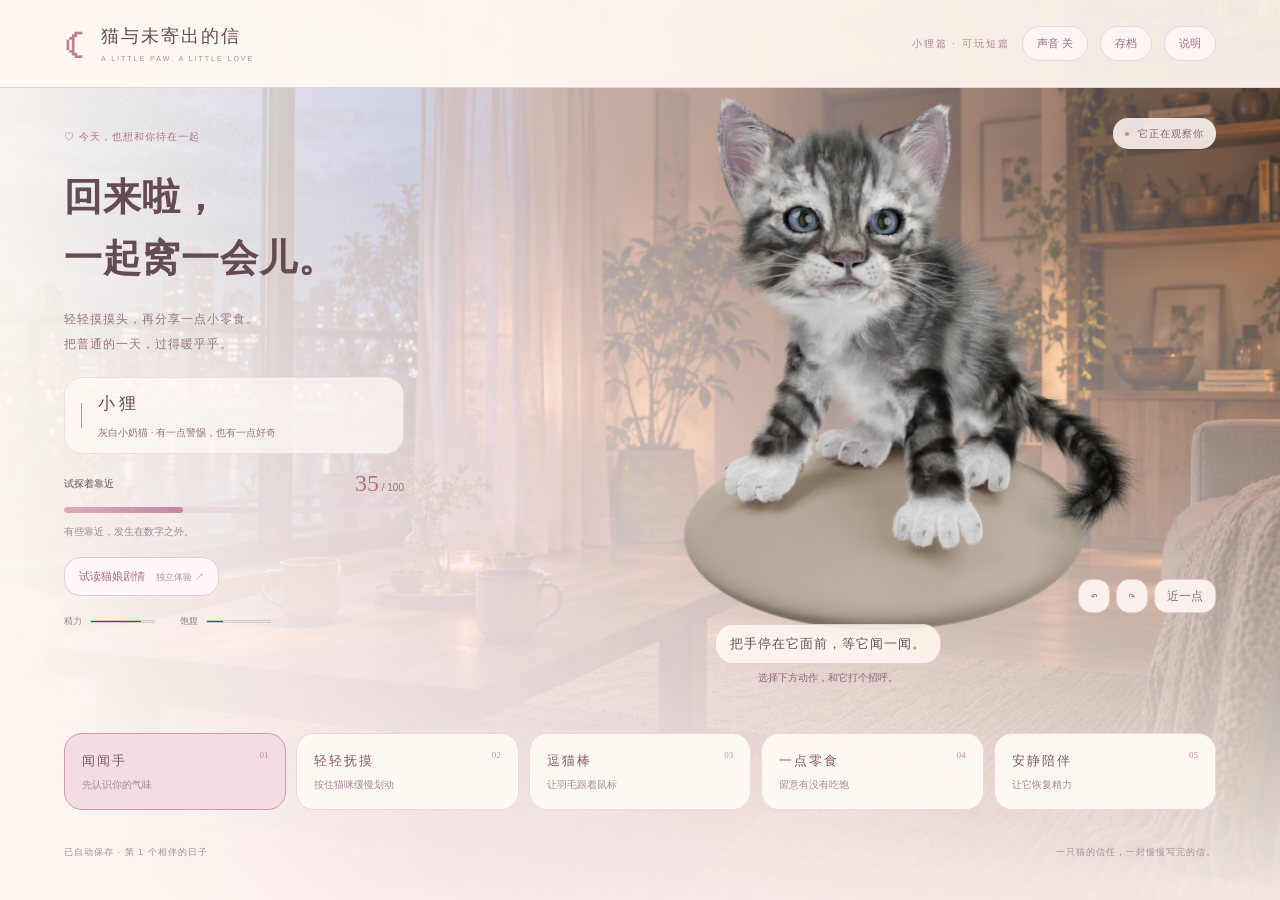
<file: index.html>
<!doctype html><html lang="zh-CN"><head><meta name="description" content="猫与未寄出的信：陪伴小猫、积累信任，解锁温暖的猫娘日常。"><meta charset="utf-8"><meta name="viewport" content="width=device-width,initial-scale=1"><title>猫与未寄出的信 · 小狸篇</title><link rel="stylesheet" href="style.css"></head><body>
<div class="room" aria-hidden="true"></div><div class="veil" aria-hidden="true"></div>
<header><a class="brand" href="#" id="home"><span class="moon">☾</span><span>猫与未寄出的信<small>A LITTLE PAW, A LITTLE LOVE</small></span></a><nav><span id="edition">小狸篇 · 可玩短篇</span><button id="sound" aria-pressed="false">声音 关</button><button id="saves">存档</button><button id="about">说明</button></nav></header>
<main id="petView">
 <section class="intro"><p class="eyebrow">♡  今天，也想和你待在一起</p><h1>回来啦，<br>一起窝一会儿。</h1><p class="lead">轻轻摸摸头，再分享一点小零食。<br>把普通的一天，过得暖乎乎。</p><div class="identity"><i></i><span><strong>小狸</strong><small>灰白小奶猫 · 有一点警惕，也有一点好奇</small></span></div><div class="bond"><span id="rank">试探着靠近</span><span><b id="score">35</b> <small>/ 100</small></span></div><div class="bond-bar"><i id="bondFill"></i></div><p id="bondNote">有些靠近，发生在数字之外。</p><button id="storyEntry" class="primary" hidden>听她说话 →</button><button id="preview" class="text-button">试读猫娘剧情 <span>独立体验 ↗</span></button><div class="needs"><label>精力 <meter id="energy" min="0" max="100"></meter></label><label>饱腹 <meter id="full" min="0" max="100"></meter></label></div></section>
 <section class="cat-space" aria-label="猫咪互动"><div id="world" tabindex="0" aria-label="猫咪互动场景；选择轻抚后在猫咪身上按住拖动，空格也可轻抚"><div id="loading">小狸正在走过来…<small>正在准备毛茸茸的见面</small></div></div><div class="cat-state"><span class="live-dot"></span><span id="mood">它正在观察你</span></div><div class="view-controls"><button id="rotateLeft" aria-label="向左转动视角">↶</button><button id="rotateRight" aria-label="向右转动视角">↷</button><button id="zoom" aria-label="切换近景">近一点</button></div><div id="feedback" role="status">把手停在它面前，等它闻一闻。</div><p id="gesture">选择下方动作，和它打个招呼。</p></section>
 <section class="actions" aria-label="互动方式"><button data-action="sniff"><span>01</span><strong>闻闻手</strong><small>先认识你的气味</small></button><button data-action="pet"><span>02</span><strong>轻轻抚摸</strong><small>按住猫咪缓慢划动</small></button><button data-action="play"><span>03</span><strong>逗猫棒</strong><small>让羽毛跟着鼠标</small></button><button data-action="feed"><span>04</span><strong>一点零食</strong><small>留意有没有吃饱</small></button><button data-action="rest"><span>05</span><strong>安静陪伴</strong><small>让它恢复精力</small></button></section>
 <footer><span id="saveStatus">进度保存在这台电脑</span><span>一只猫的信任，一封慢慢写完的信。</span></footer>
</main>
<main id="novelView" hidden><div class="chapter"><span id="chapter">序章</span><small id="previewLabel" hidden>剧情试读 · 不改变养猫进度</small></div><div id="portrait" role="img" aria-label="小狸的猫娘立绘"></div><div id="novelChoices" aria-label="剧情选择"></div><section id="textBox" class="text-box"><div class="speaker"><span id="speaker">旁白</span><small id="lineCount"></small></div><p id="line" aria-live="polite"></p><button id="next" aria-label="继续剧情">继续 <span>▸</span></button></section><nav class="novel-toolbar"><button id="backToCat">← 回到猫咪</button><div><button id="history">对白回看</button><button id="auto" aria-pressed="false">自动 关</button><button id="novelSave">存 / 读档</button><button id="hideText">隐藏对白</button></div></nav><section id="ending" hidden><p id="endingTag" class="eyebrow"></p><h1 id="endingTitle"></h1><p id="endingText"></p><button id="replay" class="primary">重新选择，读另一封信</button><button id="endingBack" class="text-button">回到窗边</button></section></main>
<dialog id="dialog"><div class="dialog-top"><span id="dialogTitle"></span><button id="closeDialog" aria-label="关闭">×</button></div><div id="dialogBody"></div></dialog>
<div id="toast" role="status"></div><div id="reveal" hidden><div class="reveal-light"></div><p>那些没有写在数字里的温柔，<br>她都记得。</p><h2>「现在……能听见我了吗？」</h2><button id="meet" class="primary">走近她 →</button><button id="later" class="text-button">先陪猫咪待一会儿</button></div>
<script src="engine.js"></script><script src="scene.js"></script><script src="app.js"></script><script src="daily.js"></script></body></html>
</file>
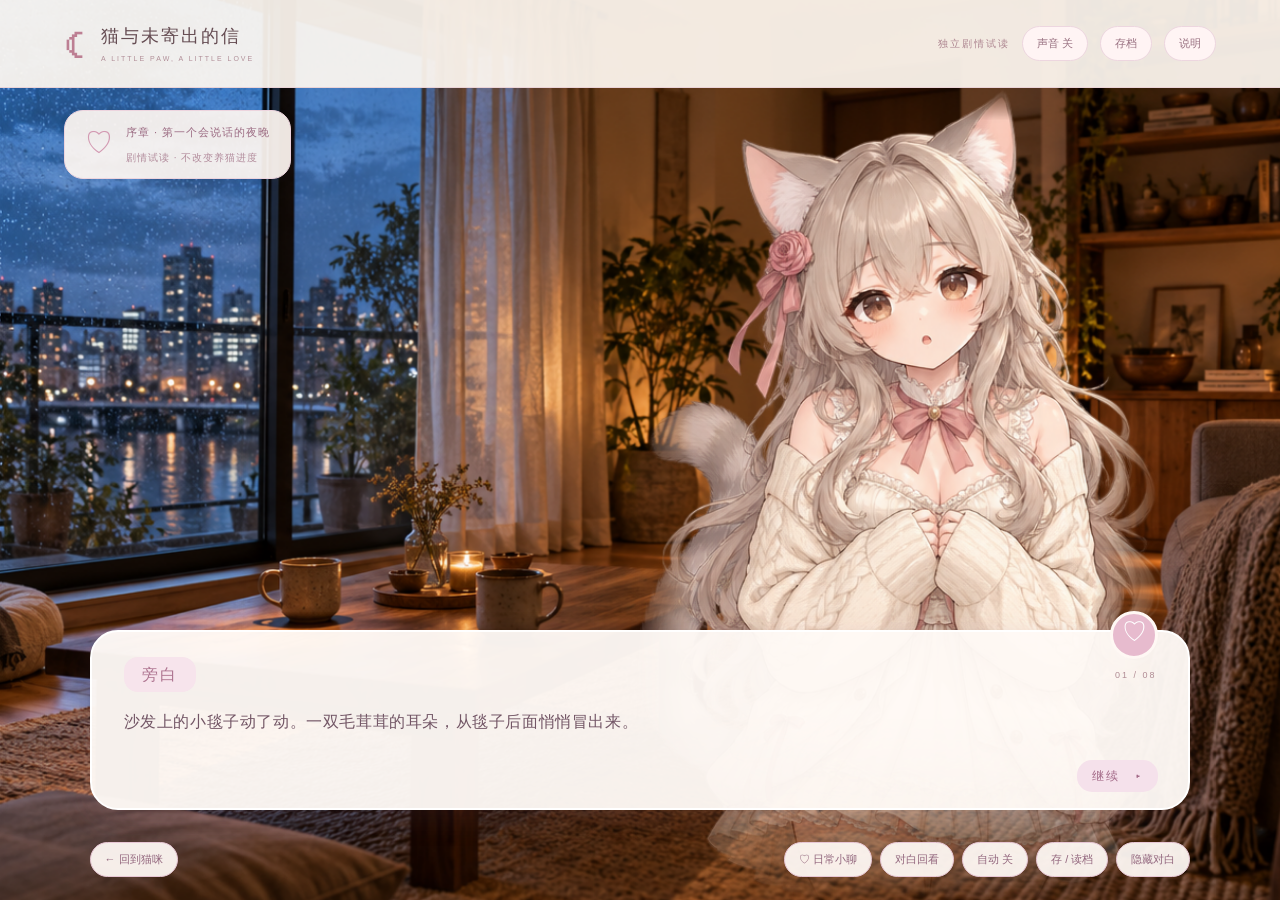
<file: story.html>
<!doctype html><html lang="zh-CN"><head><script>window.MOON_PREVIEW=true;</script><meta name="description" content="猫与未寄出的信：陪伴小猫、积累信任，解锁温暖的猫娘日常。"><meta charset="utf-8"><meta name="viewport" content="width=device-width,initial-scale=1"><title>猫与未寄出的信 · 小狸篇</title><link rel="stylesheet" href="style.css"></head><body>
<div class="room" aria-hidden="true"></div><div class="veil" aria-hidden="true"></div>
<header><a class="brand" href="#" id="home"><span class="moon">☾</span><span>猫与未寄出的信<small>A LITTLE PAW, A LITTLE LOVE</small></span></a><nav><span id="edition">小狸篇 · 可玩短篇</span><button id="sound" aria-pressed="false">声音 关</button><button id="saves">存档</button><button id="about">说明</button></nav></header>
<main id="petView">
 <section class="intro"><p class="eyebrow">♡  今天，也想和你待在一起</p><h1>回来啦，<br>一起窝一会儿。</h1><p class="lead">轻轻摸摸头，再分享一点小零食。<br>把普通的一天，过得暖乎乎。</p><div class="identity"><i></i><span><strong>小狸</strong><small>灰白小奶猫 · 有一点警惕，也有一点好奇</small></span></div><div class="bond"><span id="rank">试探着靠近</span><span><b id="score">35</b> <small>/ 100</small></span></div><div class="bond-bar"><i id="bondFill"></i></div><p id="bondNote">有些靠近，发生在数字之外。</p><button id="storyEntry" class="primary" hidden>听她说话 →</button><button id="preview" class="text-button">试读猫娘剧情 <span>独立体验 ↗</span></button><div class="needs"><label>精力 <meter id="energy" min="0" max="100"></meter></label><label>饱腹 <meter id="full" min="0" max="100"></meter></label></div></section>
 <section class="cat-space" aria-label="猫咪互动"><div id="world" tabindex="0" aria-label="猫咪互动场景；选择轻抚后在猫咪身上按住拖动，空格也可轻抚"><div id="loading">小狸正在走过来…<small>正在准备毛茸茸的见面</small></div></div><div class="cat-state"><span class="live-dot"></span><span id="mood">它正在观察你</span></div><div class="view-controls"><button id="rotateLeft" aria-label="向左转动视角">↶</button><button id="rotateRight" aria-label="向右转动视角">↷</button><button id="zoom" aria-label="切换近景">近一点</button></div><div id="feedback" role="status">把手停在它面前，等它闻一闻。</div><p id="gesture">选择下方动作，和它打个招呼。</p></section>
 <section class="actions" aria-label="互动方式"><button data-action="sniff"><span>01</span><strong>闻闻手</strong><small>先认识你的气味</small></button><button data-action="pet"><span>02</span><strong>轻轻抚摸</strong><small>按住猫咪缓慢划动</small></button><button data-action="play"><span>03</span><strong>逗猫棒</strong><small>让羽毛跟着鼠标</small></button><button data-action="feed"><span>04</span><strong>一点零食</strong><small>留意有没有吃饱</small></button><button data-action="rest"><span>05</span><strong>安静陪伴</strong><small>让它恢复精力</small></button></section>
 <footer><span id="saveStatus">进度保存在这台电脑</span><span>一只猫的信任，一封慢慢写完的信。</span></footer>
</main>
<main id="novelView" hidden><div class="chapter"><span id="chapter">序章</span><small id="previewLabel" hidden>剧情试读 · 不改变养猫进度</small></div><div id="portrait" role="img" aria-label="小狸的猫娘立绘"></div><div id="novelChoices" aria-label="剧情选择"></div><section id="textBox" class="text-box"><div class="speaker"><span id="speaker">旁白</span><small id="lineCount"></small></div><p id="line" aria-live="polite"></p><button id="next" aria-label="继续剧情">继续 <span>▸</span></button></section><nav class="novel-toolbar"><button id="backToCat">← 回到猫咪</button><div><button id="history">对白回看</button><button id="auto" aria-pressed="false">自动 关</button><button id="novelSave">存 / 读档</button><button id="hideText">隐藏对白</button></div></nav><section id="ending" hidden><p id="endingTag" class="eyebrow"></p><h1 id="endingTitle"></h1><p id="endingText"></p><button id="replay" class="primary">重新选择，读另一封信</button><button id="endingBack" class="text-button">回到窗边</button></section></main>
<dialog id="dialog"><div class="dialog-top"><span id="dialogTitle"></span><button id="closeDialog" aria-label="关闭">×</button></div><div id="dialogBody"></div></dialog>
<div id="toast" role="status"></div><div id="reveal" hidden><div class="reveal-light"></div><p>那些没有写在数字里的温柔，<br>她都记得。</p><h2>「现在……能听见我了吗？」</h2><button id="meet" class="primary">走近她 →</button><button id="later" class="text-button">先陪猫咪待一会儿</button></div>
<script src="engine.js"></script><script src="scene.js"></script><script src="app.js"></script><script src="daily.js"></script></body></html>
</file>
<file: style.css>
:root{--ivory:#f7edda;--muted:#c4b8a7;--gold:#dec49b;--line:#eee0c028;--glass:#211d18d9}*{box-sizing:border-box}html{color-scheme:dark}body{margin:0;background:#201c17;color:var(--ivory);font:14px/1.7 "Microsoft YaHei","PingFang SC",sans-serif;min-height:100svh}button,a{-webkit-tap-highlight-color:transparent}button{font:inherit;color:inherit;cursor:pointer;border:0}button:disabled{opacity:.45;cursor:default}button:focus-visible,a:focus-visible,[tabindex]:focus-visible{outline:2px solid var(--gold);outline-offset:5px}[hidden]{display:none!important}a{color:inherit;text-decoration:none}.room,.veil{position:fixed;inset:0;pointer-events:none}.room{background:url('assets/room.png') center/cover;z-index:-3;transform:scale(1.025)}.veil{background:linear-gradient(90deg,#171916ee 0%,#252319b0 35%,#2820172b 100%),linear-gradient(0deg,#171814ee,transparent 65%);z-index:-2}header{height:100px;padding:24px 5%;display:flex;align-items:center;justify-content:space-between;position:relative;z-index:8;border-bottom:1px solid var(--line)}.brand{display:flex;gap:14px;align-items:center;letter-spacing:3px;font-family:Georgia,"Songti SC",SimSun,serif;font-size:20px}.moon{font-size:42px;color:var(--gold);line-height:1}.brand small{display:block;font:8px/2 Arial,sans-serif;letter-spacing:2.5px;color:var(--muted)}header nav{display:flex;align-items:center;gap:25px}header nav>span{font-size:10px;color:var(--muted);letter-spacing:2px}header button,.novel-toolbar button{background:none;font-size:11px;padding:7px 3px;color:var(--muted)}header button:hover,.novel-toolbar button:hover{color:#fff}#petView{max-width:1600px;margin:auto;display:grid;grid-template-columns:340px 1fr;grid-template-rows:minmax(530px,calc(100svh - 265px)) auto auto;padding:0 5%;gap:0 36px}.intro{padding:55px 0 20px;position:relative;z-index:2}.eyebrow{font:10px/1.7 Arial,sans-serif;color:var(--gold);letter-spacing:3px}h1,h2{font-family:Georgia,"Songti SC",SimSun,serif;font-weight:400}h1{font-size:clamp(32px,3.4vw,51px);line-height:1.5;letter-spacing:5px;margin:21px 0 18px}.lead{font-size:12px;line-height:2.1;letter-spacing:1px;color:var(--muted)}.identity{display:flex;gap:12px;align-items:center;margin:27px 0 15px}.identity i{width:5px;height:31px;border-left:1px solid var(--gold)}.identity strong{font-size:18px;font-weight:400;letter-spacing:4px}.identity small{display:block;color:#c3b6a2;font-size:10px;margin-top:5px}.bond{display:flex;justify-content:space-between;align-items:center;margin-top:16px;font-size:10px}.bond b{font:24px Georgia,serif;color:#f0dcc0}.bond small{font-size:10px;color:var(--muted)}.bond-bar{height:2px;background:#ddd2b425;margin-top:10px}.bond-bar i{display:block;background:var(--gold);height:100%;width:35%;transition:width .6s}#bondNote{font-size:10px;color:#afa38f;margin:10px 0 17px}.primary{background:#e8d3b2;color:#332a1e;border:1px solid #f0e0c4;padding:12px 24px;border-radius:3px;font-size:12px;letter-spacing:2px}.primary:hover{background:#fff0d6}.text-button{background:transparent;padding:8px 0;color:#d3c1a5;font-size:11px;text-align:left}.text-button span{color:#938c7d;font-size:9px;margin-left:8px}#preview{display:block}.needs{display:flex;gap:25px;margin-top:18px;color:#aaa391;font-size:9px}.needs label{display:flex;gap:8px;align-items:center}meter{width:65px;height:5px;accent-color:#cbb38e}.cat-space{position:relative;min-width:0}#world{position:absolute;inset:0 -4vw -25px -50px;touch-action:none;cursor:grab}#world canvas{width:100%;height:100%;display:block}#loading{position:absolute;inset:0;display:flex;flex-direction:column;align-items:center;justify-content:center;background:#29261ed9;z-index:3;font-size:13px;letter-spacing:2px}#loading small{font-size:10px;color:var(--muted);margin-top:12px}.cat-state{position:absolute;right:0;top:30px;display:flex;gap:9px;align-items:center;font-size:10px;letter-spacing:1px;pointer-events:none}.live-dot{width:4px;height:4px;background:#d8d29b;border-radius:50%;box-shadow:0 0 10px #d8d29b}.view-controls{position:absolute;bottom:105px;right:0;display:flex;gap:6px}.view-controls button{background:#26271b77;border:1px solid var(--line);border-radius:3px;padding:6px 12px;font-size:12px;backdrop-filter:blur(10px)}#feedback{position:absolute;bottom:54px;left:0;right:0;text-align:center;font-size:13px;letter-spacing:1px;text-shadow:0 2px 12px #000;pointer-events:none}#gesture{position:absolute;bottom:22px;width:100%;text-align:center;font-size:10px;color:var(--muted);pointer-events:none}.actions{grid-column:1/-1;display:grid;grid-template-columns:repeat(5,1fr);border-top:1px solid #e6d6b63b;border-bottom:1px solid #e6d6b621;padding:18px 0;gap:0;position:relative;z-index:4}.actions button{text-align:left;background:transparent;border-left:1px solid var(--line);padding:2px 23px;position:relative}.actions button:first-child{border-left:0;padding-left:0}.actions button>span{font:9px Georgia,serif;color:#9c927f;float:right}.actions strong{display:block;font-size:13px;letter-spacing:2px;font-weight:400}.actions small{font-size:10px;color:#a8a18e;margin-top:4px;display:block}.actions button[aria-pressed=true] strong{color:#f4dcae}.actions button[aria-pressed=true]:after{content:'';height:2px;width:20px;background:var(--gold);position:absolute;bottom:-19px}.actions button:hover strong{color:white}footer{grid-column:1/-1;display:flex;justify-content:space-between;padding:17px 0;color:#8e8b7a;font-size:9px;letter-spacing:1px}#novelView{position:relative;height:calc(100svh - 100px);min-height:560px;overflow:hidden}.chapter{position:absolute;top:25px;left:5%;z-index:3;letter-spacing:3px;font-size:11px}.chapter small{display:block;font-size:9px;color:var(--gold);letter-spacing:1px;margin-top:7px}body.novel .veil{background:none}body[data-light=warm] .room{filter:sepia(.15) brightness(1.2)}body[data-light=rain] .room{filter:brightness(.8) saturate(.8)}#portrait{position:absolute;right:14%;bottom:0;height:100%;max-height:840px;aspect-ratio:2/3;background:url('assets/expressions.png') 0 0/200% 200% no-repeat;mask-image:linear-gradient(0deg,transparent,black 27%,black 96%,transparent),linear-gradient(90deg,transparent,black 10%,black 90%,transparent);mask-composite:intersect;transition:filter .6s,opacity .5s;filter:brightness(.9);animation:breathe 6s ease-in-out infinite;transform-origin:50% 100%}#portrait[data-mood=smile]{background-position:100% 0}#portrait[data-mood=shy]{background-position:0 100%}#portrait[data-mood=worried]{background-position:100% 100%}.text-box{position:absolute;bottom:85px;left:8%;right:8%;min-height:167px;border:1px solid #cdbd962e;background:linear-gradient(115deg,#20261def,#1d231aeb);padding:23px 37px 24px;box-shadow:0 12px 60px #0003;backdrop-filter:blur(22px);z-index:4}.speaker{display:flex;align-items:center;justify-content:space-between;font-size:16px;letter-spacing:4px;color:#e9ce9e}.speaker small{font:9px Arial,sans-serif;letter-spacing:2px;color:#9c9e8a}#line{font-size:16px;line-height:2;letter-spacing:1px;margin:15px 0 20px;min-height:40px;padding-right:50px;color:#f3ebd9}#next{background:none;position:absolute;bottom:17px;right:25px;font-size:10px;letter-spacing:2px;color:#bfc2ad}#next span{color:var(--gold);margin-left:10px}.novel-toolbar{position:absolute;bottom:21px;left:8%;right:8%;display:flex;justify-content:space-between;align-items:center;z-index:5}.novel-toolbar>div{display:flex;gap:25px}#novelChoices{position:absolute;z-index:6;left:13%;width:39%;top:33%;transform:translateY(-25%);display:grid;gap:12px}#novelChoices button{border:1px solid #d3bc8b70;background:#1e241ef2;box-shadow:0 4px 30px #0003;text-align:left;padding:15px 20px;font-size:13px;line-height:1.9;letter-spacing:.5px;backdrop-filter:blur(15px)}#novelChoices button:hover{background:#e4cfac;color:#26271c}#ending{position:absolute;inset:0;z-index:7;display:flex;align-items:center;justify-content:center;flex-direction:column;background:#18211be6;text-align:center;padding:30px;backdrop-filter:blur(18px)}#ending h1{font-size:40px;margin:15px}#ending>p:not(.eyebrow){max-width:470px;color:#c3c5b2;font-size:13px;line-height:2.2;margin-bottom:30px}#ending .text-button{margin-top:12px}dialog{color:var(--ivory);background:#252b23;border:1px solid #cdbd9640;width:min(600px,92vw);padding:26px;max-height:85svh}dialog::backdrop{background:#080f0bcc;backdrop-filter:blur(8px)}.dialog-top{display:flex;justify-content:space-between;align-items:center;border-bottom:1px solid var(--line);padding-bottom:14px;margin-bottom:20px;letter-spacing:2px}.dialog-top button{font-size:24px;background:none}#dialogBody{font-size:12px;line-height:2;color:#c8c9b8}#dialogBody a{text-decoration:underline;color:#e3cca6}.slot{border:1px solid var(--line);padding:15px;margin:10px 0}.slot p{margin:0 0 10px}.slot button{margin-right:10px;padding:5px 16px;background:#454c3d;font-size:11px}.backlog-line{border-bottom:1px solid var(--line);padding:12px 0}.backlog-line strong{display:block;color:#e7cfab;font-weight:400}.backlog-line p{margin:4px 0}#toast{position:fixed;bottom:30px;left:50%;transform:translateX(-50%);background:#f1dfbf;color:#282e21;padding:10px 23px;z-index:30;font-size:12px;opacity:0;pointer-events:none;transition:opacity .2s}#toast.show{opacity:1}#reveal{position:fixed;inset:0;background:#121d19f2;z-index:25;display:flex;flex-direction:column;align-items:center;justify-content:center;text-align:center;padding:25px;animation:fade-in 1.5s}#reveal p{font-size:13px;line-height:2.5;letter-spacing:3px;color:#b8c1ad}#reveal h2{font-size:clamp(23px,3vw,40px);letter-spacing:4px;margin:25px 0 40px}.reveal-light{position:absolute;width:80vw;height:80vw;max-width:800px;max-height:800px;background:radial-gradient(circle,#b8bc7433,transparent 67%);z-index:-1}#reveal .text-button{margin-top:15px}body.hide-dialogue #textBox{visibility:hidden}body.hide-dialogue #novelChoices{visibility:hidden}@keyframes fade-in{from{opacity:0}to{opacity:1}}@keyframes breathe{50%{transform:scale(1.012)}}@media(max-width:1050px){#petView{grid-template-columns:285px 1fr;gap:0 16px}.intro{padding-top:35px}h1{font-size:36px}#world{left:-30px;right:-4vw}header nav{gap:15px}#edition{display:none}#portrait{right:5%}#novelChoices{width:45%;left:8%}}@media(max-width:700px){header{height:76px;padding:17px 5%}.brand{font-size:15px;letter-spacing:2px;gap:7px}.brand small{font-size:6px;letter-spacing:1.5px}.moon{font-size:30px}header nav{gap:12px}header button{font-size:10px}#petView{display:flex;flex-direction:column;padding:0 5%}.intro{padding:20px 0 0}.intro>.eyebrow,.intro>.lead{display:none}h1{font-size:25px;margin:6px 0 12px;line-height:1.4;letter-spacing:3px}h1 br{display:none}.identity{margin:8px 0}.identity small{font-size:9px}.identity strong{font-size:15px}.bond{margin-top:10px}.bond-bar{margin-top:4px}.needs{position:absolute;right:0;top:68px;gap:10px;flex-direction:column;font-size:8px;margin:0}#bondNote{margin:5px 0;font-size:9px}#preview{font-size:10px;position:relative}.cat-space{height:380px}#world{inset:-25px -5vw 0}.cat-state{top:5px;font-size:9px}.view-controls{bottom:72px}#feedback{bottom:38px;font-size:11px}#gesture{bottom:10px;font-size:9px}.actions{padding:14px 0;gap:2px}.actions button,.actions button:first-child{padding:0 5px;text-align:center}.actions button>span{display:none}.actions strong{font-size:11px;letter-spacing:0}.actions small{font-size:8px;line-height:1.5}.actions button[aria-pressed=true]:after{bottom:-15px;left:calc(50% - 10px)}footer{padding:15px 0;font-size:8px;gap:10px}#novelView{height:calc(100svh - 76px);min-height:570px}.chapter{font-size:10px;top:20px}#portrait{right:-12%;height:82%;bottom:15%}.text-box{left:5%;right:5%;bottom:84px;padding:17px 20px;min-height:190px}#line{font-size:14px;line-height:1.9;padding:0;margin:12px 0 30px}.speaker{font-size:14px}.novel-toolbar{left:5%;right:5%;bottom:17px;align-items:flex-start;gap:10px}.novel-toolbar>div{gap:4px 14px;flex-wrap:wrap;justify-content:flex-end;max-width:210px}.novel-toolbar button{font-size:10px}#novelChoices{left:8%;width:84%;top:32%;gap:8px}#novelChoices button{padding:11px 16px;font-size:12px}#ending h1{font-size:27px}}@media(prefers-reduced-motion:reduce){*{animation:none!important;transition:none!important}}

/* The catgirl keeps the approved anime design, with warm paper and rose UI. */
#petView{grid-template-rows:minmax(530px,calc(100svh - 265px)) auto auto}
.intro{padding-top:35px}h1{letter-spacing:2px}
body.novel .veil{background:none}
body.novel #portrait{filter:none;mask-image:linear-gradient(0deg,transparent,black 23%,black 96%,transparent),linear-gradient(90deg,transparent,black 13%,black 87%,transparent);right:9%;height:100%;max-height:820px}
body.novel .text-box{background:linear-gradient(120deg,#fff9f2f5,#f6e9e7f2);border:1px solid #fff6edb0;border-radius:12px;box-shadow:0 10px 60px #2e15292b;border-left:4px solid #c88e9c}
body.novel .speaker{color:#996777}body.novel .speaker small{color:#b18d95}
body.novel #line{color:#5a4552}body.novel #next,body.novel #next span{color:#a36d7d}
body.novel #novelChoices button{background:#fff8f3f5;border-color:#e5c0c9;color:#755362;border-radius:8px;transition:transform .18s,background .18s}
body.novel #novelChoices button:hover{background:#f7dfe6;transform:translateX(5px)}
body.novel #novelChoices{left:8%;width:36%}
body.novel .novel-toolbar button{color:#f6e3df;text-shadow:0 1px 5px #241b20}
@media(max-width:1050px){h1{font-size:32px;letter-spacing:2px}.intro{padding-top:28px}}
@media(max-width:700px){body.novel #portrait{right:-12%;height:82%;bottom:15%}body.novel #novelChoices{left:8%;width:84%}h1{font-size:25px}.intro{padding-top:20px}}
/* Cream, blush and rounded stationery. No new image assets. */
:root{--ivory:#654c52;--muted:#95767e;--gold:#bd788c;--line:#dfb8c652;--glass:#fff9f6}html{color-scheme:light}body{background:#f7eee9;color:var(--ivory);font-family:"Microsoft YaHei","PingFang SC",sans-serif}.veil{background:linear-gradient(90deg,#fff9f2f5 0%,#fbecefba 38%,#f3e8e235 100%),linear-gradient(0deg,#fff5f0ed,transparent 80%)}header{height:88px;background:#fff9f1ec;border-bottom:1px solid #ead3d7;padding:18px 5%}.brand{font-size:18px;letter-spacing:2px}.moon{color:#bd7f93}.brand small{color:#b18f98;letter-spacing:2px;font-size:7px}header nav{gap:12px}header button{background:#fff4f4;border:1px solid #edd6df;border-radius:999px;padding:7px 14px;color:#987080}header button:hover{background:#f7dfe7;color:#754b61}header button:focus-visible{outline-color:#bd788c}header nav>span{color:#ad8590}
#petView{grid-template-rows:minmax(540px,calc(100svh - 270px)) auto auto}.intro{padding-top:30px}h1{font-size:clamp(30px,3vw,42px);font-family:"Microsoft YaHei",sans-serif;line-height:1.6;letter-spacing:1px;font-weight:600}.eyebrow{letter-spacing:1px;font-family:inherit;color:#ad728a}.lead,.identity small{color:#94767d}.identity{border-radius:18px;background:#fffaf5b8;padding:12px 16px;border:1px solid #f0dbe0;margin:20px 0 12px}.identity i{height:25px;border-color:#c891a1}.identity strong{font-size:17px}.bond b{color:#b86f89}.bond-bar{height:6px;background:#ead9de;border-radius:9px;overflow:hidden}.bond-bar i{border-radius:9px;background:linear-gradient(90deg,#e0a9bd,#c286a2)}#bondNote{color:#a68391}.needs{color:#9c7e89}.primary{background:#bd8099;color:white;border:1px solid #bd8099;border-radius:20px;letter-spacing:1px}.primary:hover{background:#a96f88}.text-button{color:#a66784}.text-button span{color:#b68f9f}#preview{background:#fff7f8;border:1px solid #e9c8d5;border-radius:16px;padding:9px 14px;margin-top:9px}.actions{gap:10px;border:0;padding-top:15px}.actions button,.actions button:first-child{background:#fffaf5ed;border:1px solid #ecd7df;border-radius:18px;padding:16px 17px}.actions button:hover{background:#f9e5ed}.actions button[aria-pressed=true]{background:#f3dce6;border-color:#ce9ab0}.actions button[aria-pressed=true]:after{display:none}.actions strong{color:#805a6b;font-size:13px}.actions small{color:#aa8895}.actions button>span{color:#c28da4}.cat-state{color:#846472;background:#fff8f5dd;padding:7px 12px;border-radius:15px}.live-dot{background:#bc8f9c}.view-controls button{background:#fff8f3e6;color:#97677d;border:1px solid #e5c6d2;border-radius:13px}#feedback{color:#6a4d5b;text-shadow:0 1px 6px #fff;background:#fff9f0da;border:1px solid #e4cdd5;border-radius:18px;padding:8px 14px;width:max-content;max-width:95%;margin:auto}#gesture{color:#8b687b}footer{color:#a78a95;border-color:#e9d2da}
body.novel .veil{background:none}#novelView{height:calc(100svh - 88px);min-height:580px}.chapter{background:#fff8f3ec;border:1px solid #edd4de;border-radius:19px;padding:12px 20px;top:22px;left:5%;letter-spacing:1px;color:#9c6c83;box-shadow:0 4px 14px #5733450a}.chapter:before{content:'♡';float:left;font-size:28px;line-height:1.4;margin-right:12px;color:#d39ab2}.chapter small{font-size:10px;color:#b28b9b}.text-box,body.novel .text-box{bottom:90px;left:7%;right:7%;padding:25px 32px;min-height:180px;background:#fffaf6f5;border:2px solid #fff;border-radius:28px;box-shadow:0 9px 30px #714b6622;backdrop-filter:none}.text-box:before{content:'♡';position:absolute;right:30px;top:-21px;width:42px;height:42px;text-align:center;background:#e7bbce;border:3px solid #fff8f4;border-radius:50%;color:#fff;font-size:25px;line-height:34px}.speaker,body.novel .speaker{display:flex;justify-content:space-between;align-items:center;color:#ae7490}.speaker>span{padding:4px 18px;background:#f7e4ec;border-radius:14px;letter-spacing:2px}.speaker small{color:#bca5ae}#line{font-size:16px;line-height:1.9;margin:15px 0 25px;letter-spacing:.6px}body.novel #line{color:#725565}#next{bottom:16px;right:30px;border-radius:15px;background:#f5e1eb;padding:6px 15px;font-size:12px}body.novel #next,body.novel #next span{color:#a46b89}.novel-toolbar{left:7%;right:7%;bottom:23px;gap:10px}.novel-toolbar>div{gap:8px;flex-wrap:wrap;justify-content:flex-end}.novel-toolbar button,body.novel .novel-toolbar button{color:#93677e;text-shadow:none;border:1px solid #e7c6d4;background:#fff9f5f0;border-radius:18px;padding:7px 14px;font-size:11px}.novel-toolbar button:hover{background:#f5dce7;color:#795368}body.novel #novelChoices{left:7%;width:38%;top:34%}body.novel #novelChoices button{background:#fff8f5f5;border:1px solid #e6bfd1;border-radius:20px;padding:14px 20px;backdrop-filter:none;box-shadow:0 4px 14px #704d6110;color:#835b71}.text-box,.chapter,#novelChoices button{backdrop-filter:none!important}body.novel #portrait{animation:none;will-change:auto}
dialog{background:#fff9f4;color:#79596a;border:1px solid #e8cdd9;border-radius:25px;box-shadow:0 16px 60px #5f395638;max-width:600px}dialog::backdrop{background:#34213166;backdrop-filter:none}.dialog-top{color:#a36e8b;border-color:#ecd3de}#closeDialog{color:#a47a91;background:#f6e4ec;border-radius:50%}.slot,.backlog-line{border-color:#ead4df}.slot button{border:1px solid #dfb9cb;background:#f8e8ef;color:#996c83;border-radius:13px;padding:7px 15px}#toast{background:#a27089;color:#fff7f5;border-radius:18px}.daily-note{font-size:12px;color:#b18c9e}.daily-messages{min-height:140px;display:flex;flex-direction:column;align-items:flex-start;gap:12px;margin:20px 0}.daily-messages p{font-size:14px;line-height:1.9;max-width:94%;margin:0;padding:14px 18px;border-radius:19px}.chat-cat{background:#f5e2eb;color:#895e76;border-bottom-left-radius:4px!important}.chat-you{align-self:flex-end;background:#eee8df;color:#8c7b6d;border-bottom-right-radius:4px!important}.daily-topics{display:grid;grid-template-columns:1fr 1fr;gap:10px}.daily-topics button{padding:10px;border:1px solid #e3bfd0;border-radius:17px;background:#fff6fa;color:#a07189}.daily-topics button:hover{background:#f0d6e4}.daily-dialog{width:540px}#ending{background:#fff4edec;color:#8f6279}#ending p{color:#9e7b8d}
@media(max-width:1050px){h1{font-size:30px}.intro{padding-top:22px}.novel-toolbar button{padding:7px 10px}.novel-toolbar>div{gap:6px}}
@media(max-width:700px){header{height:76px;padding:16px 5%}.brand{font-size:14px}.brand small{font-size:6px}header button{padding:6px 9px}header nav{gap:6px}h1{font-size:24px}.identity{margin:8px 0;padding:8px 12px}#novelView{height:calc(100svh - 76px);min-height:610px}.chapter{left:5%;padding:9px 13px;max-width:90%;font-size:10px}.chapter:before{font-size:21px}.text-box,body.novel .text-box{left:4%;right:4%;bottom:140px;min-height:190px;padding:20px;border-radius:23px}#line{font-size:14px}.novel-toolbar{left:4%;right:4%;bottom:22px;align-items:flex-start;gap:8px}.novel-toolbar>div{max-width:240px;gap:8px}.novel-toolbar button,body.novel .novel-toolbar button{font-size:10px;padding:7px 9px}body.novel #portrait{bottom:18%;right:-10%;height:80%}body.novel #novelChoices{left:5%;width:90%;top:31%;gap:8px}body.novel #novelChoices button{font-size:12px;padding:10px 14px}.actions{gap:5px}.actions button,.actions button:first-child{padding:11px 4px;border-radius:13px}.actions strong{font-size:10px}.actions small{font-size:8px}.needs{top:73px}.daily-messages p{font-size:13px}.daily-topics{gap:8px}dialog{max-width:94vw}}
.actions button[aria-pressed=true] strong{color:#805a6b}
</file>
